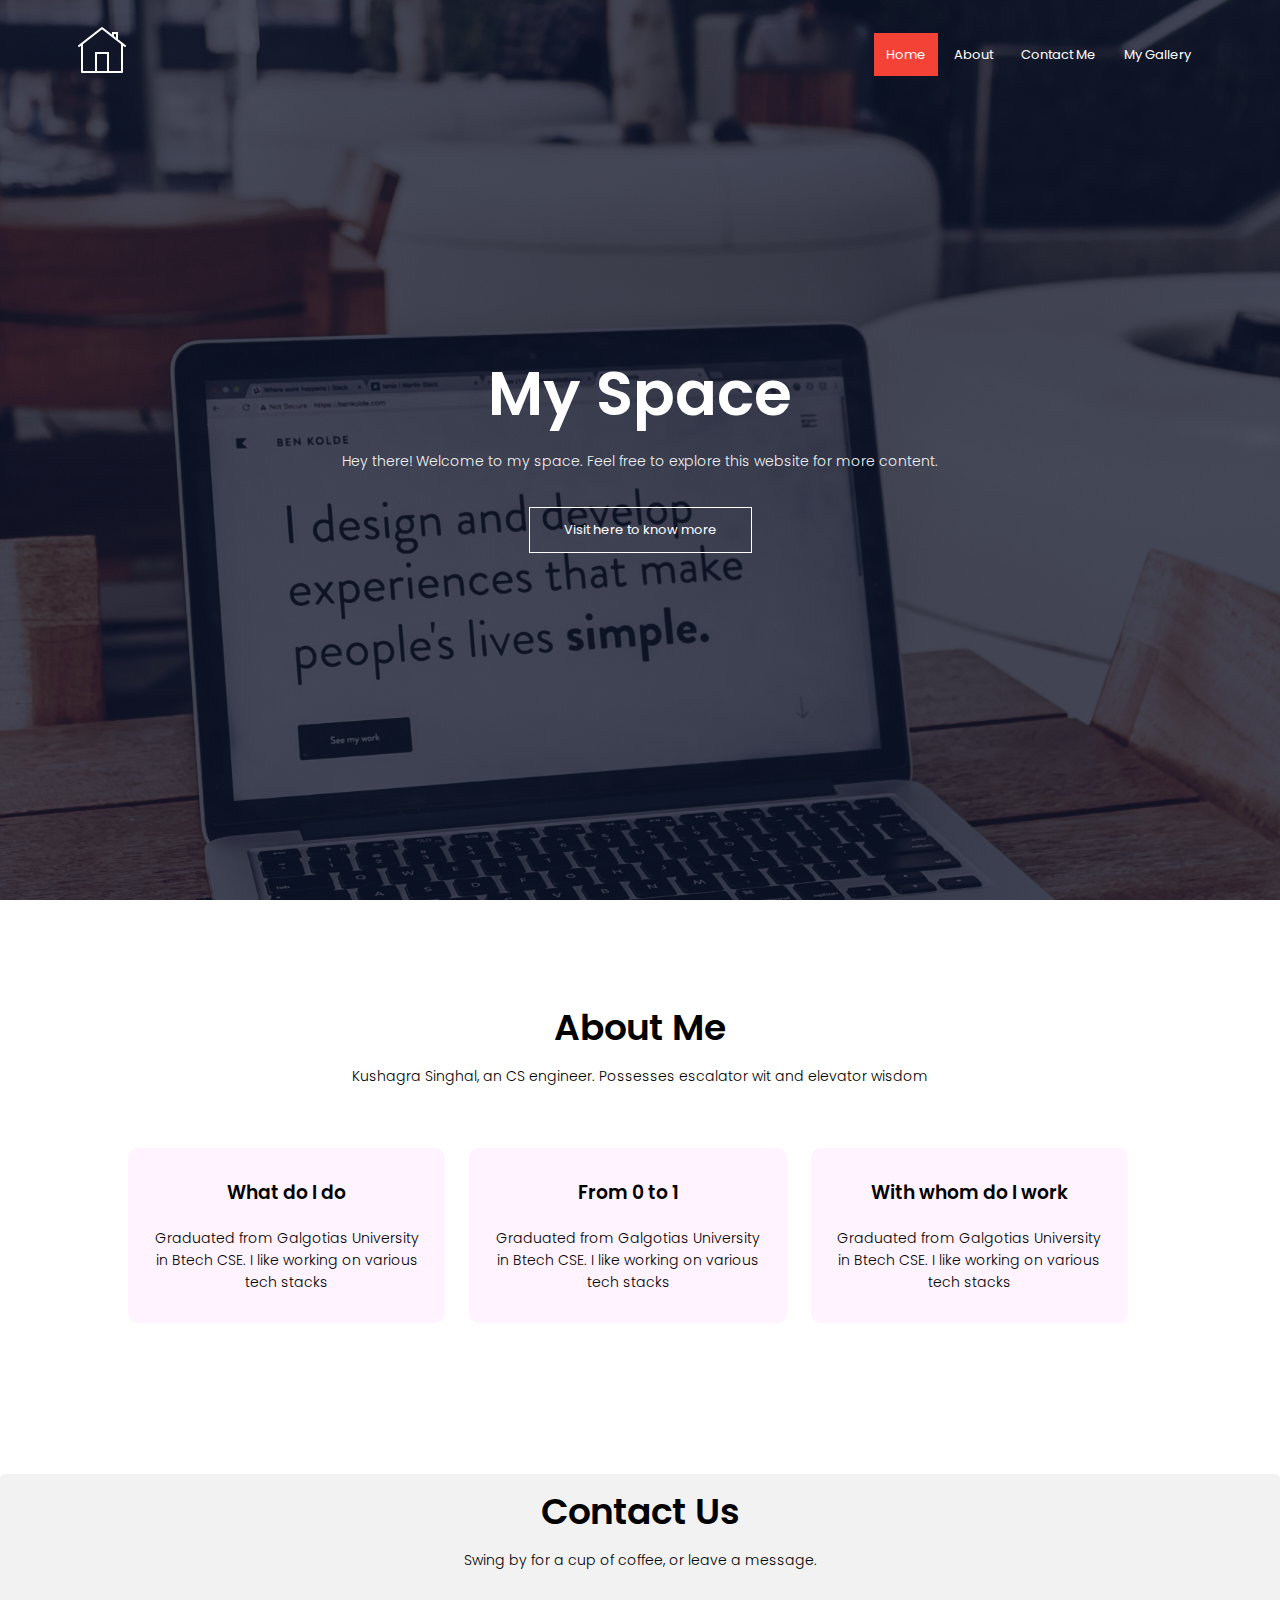
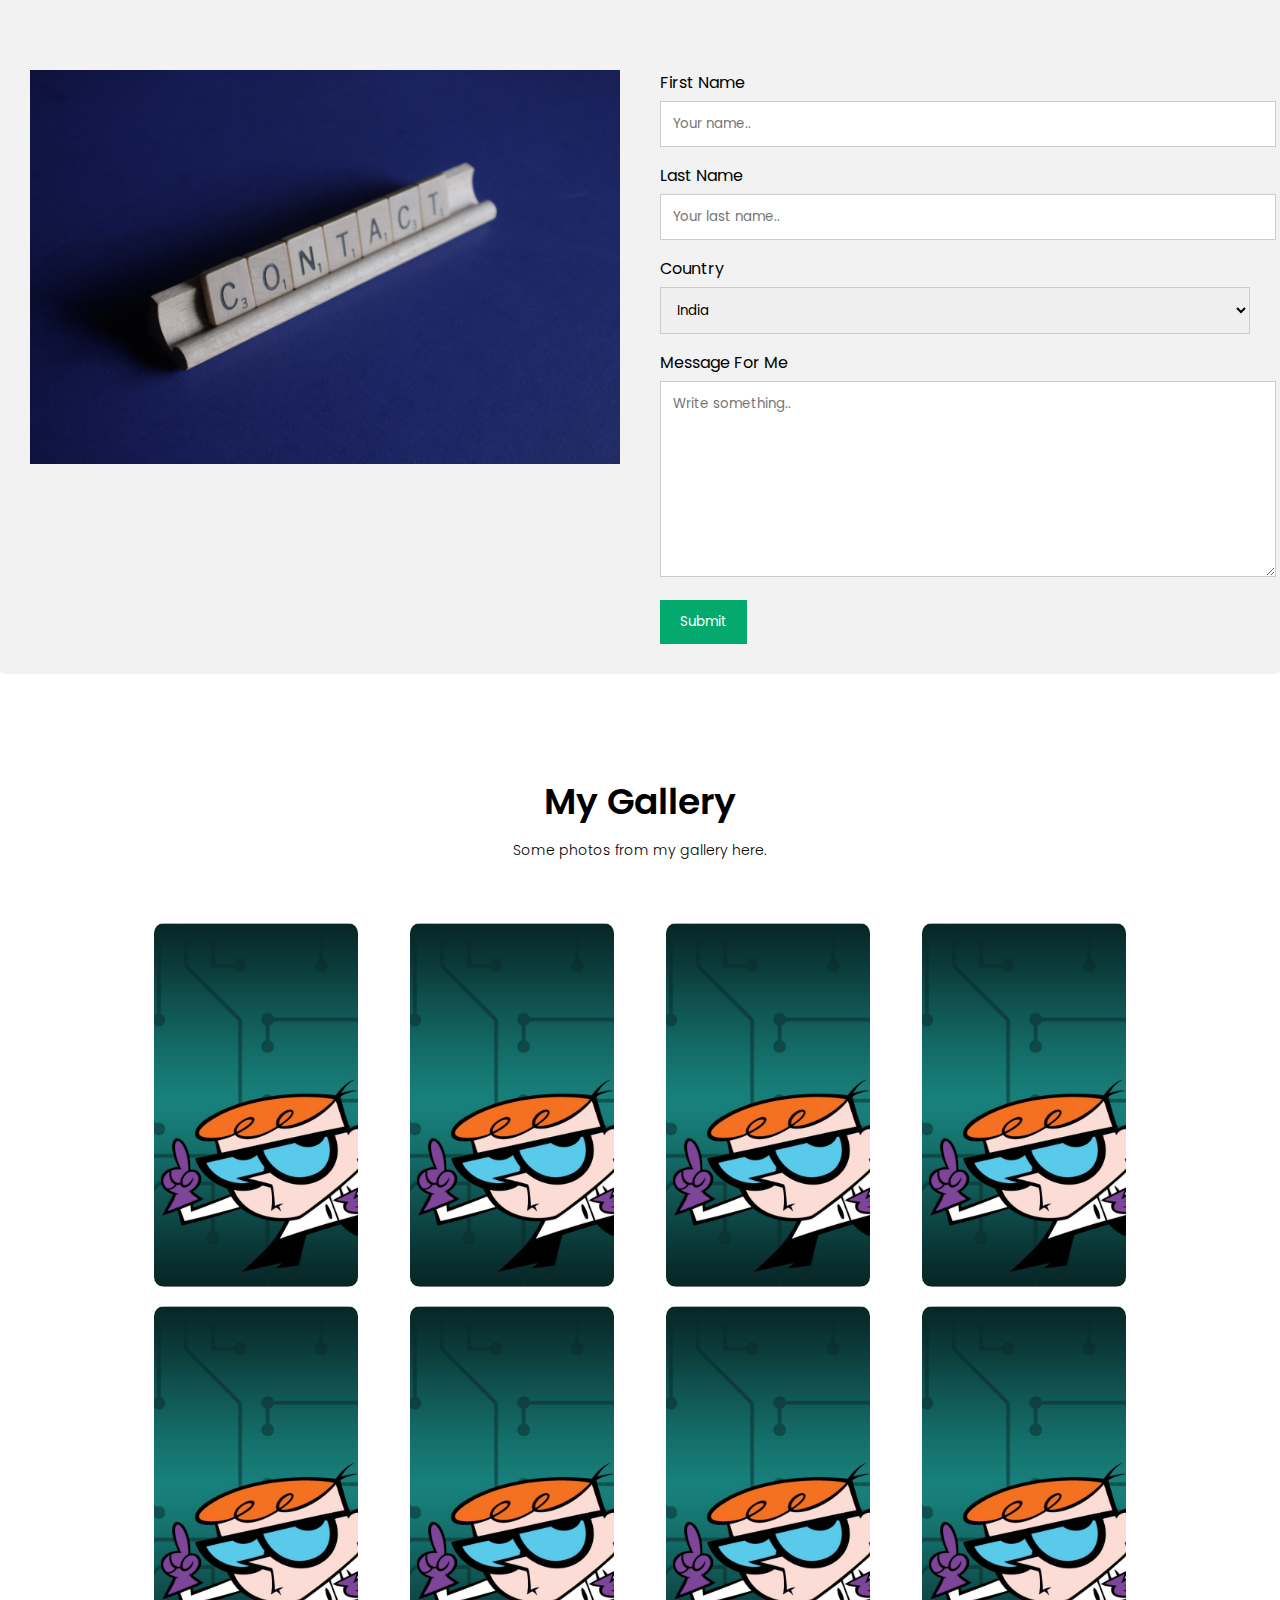
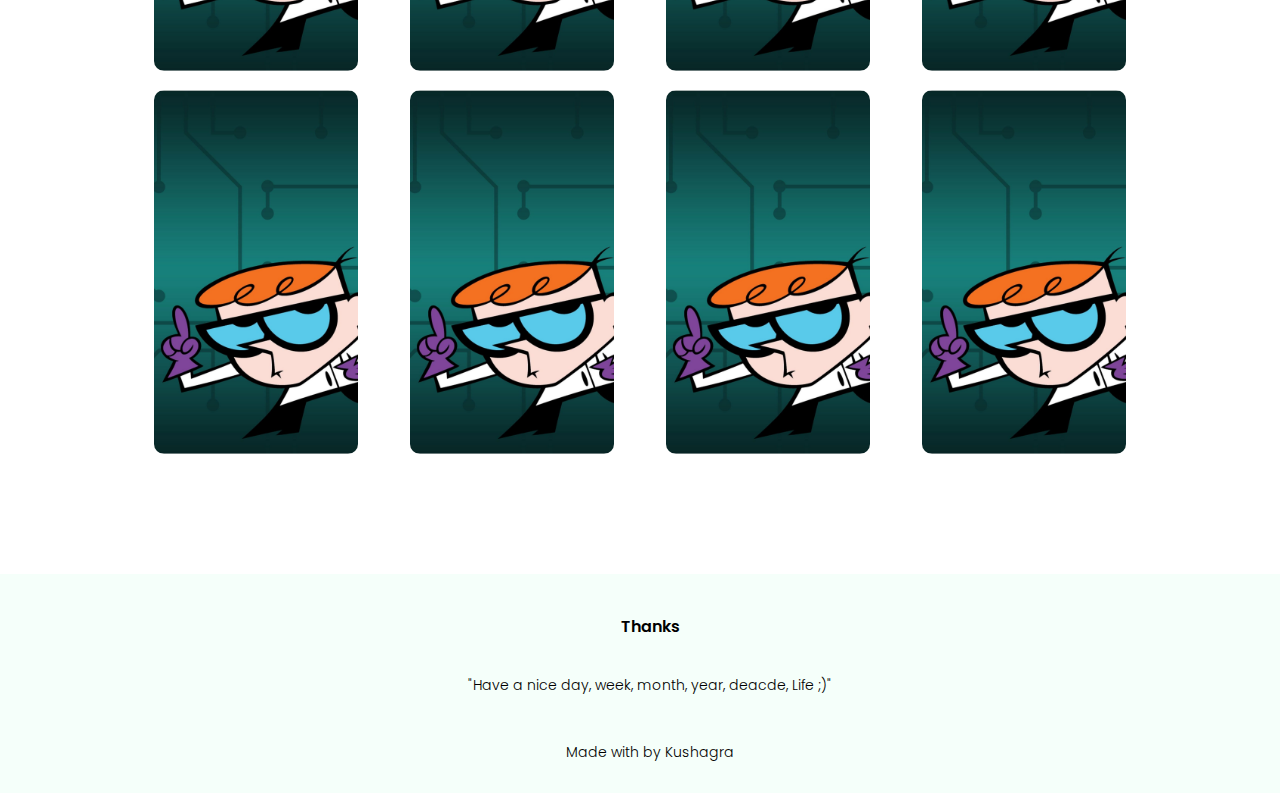
<file: index.html>
<!DOCTYPE html>
<html lang="en">
<head>
    <meta charset="UTF-8">
    <meta http-equiv="X-UA-Compatible" content="IE=edge">
    <meta name="viewport" content="width=device-width, initial-scale=1.0">
    <link rel="stylesheet" href="css/style.css">
    <link rel="preconnect" href="https://fonts.googleapis.com">
    <link href="https://fonts.googleapis.com/css2?family=Poppins:wght@100;200;300;400;600;700&family=Space+Mono&display=swap" rel="stylesheet">
    <link rel="stylesheet" href="https://pro.fontawesome.com/releases/v5.10.0/css/all.css" integrity="sha384-AYmEC3Yw5cVb3ZcuHtOA93w35dYTsvhLPVnYs9eStHfGJvOvKxVfELGroGkvsg+p" crossorigin="anonymous"/>


    <title>Personal Website</title>
</head>
<title>Personal Website Design</title>
<body>

<section class="header">
    <nav>
        <a href="#"><img src="images/icons8-home-50.png"></a>
        <div class="nav-links" id="navLinks">
            <i class="fas fa-times" onclick="hideMenu()"></i>
            <ul>
                <li class="active"><a href="#">Home</a></li>
                <li><a href="about.html">About</a></li>
                <li><a href="contact.html">Contact Me</a></li>
                <li><a href="gallery.html">My Gallery</a></li>
            </ul>
        </div>
        <i class="fas fa-bars" onclick="showMenu()"></i>
    </nav>
<div class="text-box">
    <h1>My Space</h1>
    <p>Hey there! Welcome to my space. Feel free to explore this website for more content.</p>
    <br>

    <a href="about.html" class="hero-btn">Visit here to know more</a>
</div>

</section>

<!--------About Me--------->
<section class="about">
    <h1>About Me</h1>
    <p>Kushagra Singhal, an CS engineer.
    Possesses escalator wit and elevator wisdom </p>

    <div class="row">
        <div class="about-col">
            <!-- <img src="./images/dexter1.jpg"> -->
            <div>
            <h3>What do I do</h3>
            <p>Graduated from Galgotias University in Btech CSE. I like working on various tech stacks</p>
            </div>
        </div>
        <div class="about-col">
            <h3>From 0 to 1</h3>
            <p>Graduated from Galgotias University in Btech CSE. I like working on various tech stacks</p>
        </div>
        <div class="about-col">
            <h3>With whom do I work</h3>
            <p>Graduated from Galgotias University in Btech CSE. I like working on various tech stacks</p>
        </div>
        
    </div>

</section>

<!------------Contact Me------------ -->

<div class="container">
    <div style="text-align:center">
      <h1>Contact Us</h1>
      <p>Swing by for a cup of coffee, or leave a message.</p>
    </div>
    <div class="row">
      <div class="column">
        <img src="./images/contactme.jpg" style="width:100%">
      </div>
      <div class="column">
        <form action="/action_page.php">
          <label for="fname">First Name</label>
          <input type="text" id="fname" name="firstname" placeholder="Your name..">
          <label for="lname">Last Name</label>
          <input type="text" id="lname" name="lastname" placeholder="Your last name..">
          <label for="country">Country</label>
          <select id="country" name="country">
            <option value="australia">India</option>
            <option value="canada">USA</option>
            <option value="usa">Others</option>
          </select>
          <label for="subject">Message For Me</label>
          <textarea id="subject" name="subject" placeholder="Write something.." style="height:170px"></textarea>
          <input type="submit" value="Submit">
        </form>
      </div>
    </div>
  </div>

<!------Gallery-------->

<section class="gallery">
    <h1>My Gallery</h1>
    <p>Some photos from my gallery here.</p>

    <div class="row">
        <div>
        <div class="gallery-col">
            <img src="./images/dexter1.jpg">
            <!-- <h3>Dexter</h3> -->
        </div>
        <div class="gallery-col">
            <img src="./images/dexter1.jpg">
            <!-- <h3>Dexter</h3> -->
        </div>
        <div class="gallery-col">
            <img src="./images/dexter1.jpg">
            <!-- <h3>Dexter</h3> -->
        </div>
       </div>
    
    <div>
        <div class="gallery-col">
            <img src="./images/dexter1.jpg">
            <!-- <h3>Dexter</h3> -->
        </div>
        <div class="gallery-col">
            <img src="./images/dexter1.jpg">
            <!-- <h3>Dexter</h3> -->
        </div>
        <div class="gallery-col">
            <img src="./images/dexter1.jpg">
            <!-- <h3>Dexter</h3> -->
        </div>
    </div>
    <div>
        <div class="gallery-col">
            <img src="./images/dexter1.jpg">
            <!-- <h3>Dexter</h3> -->
        </div>
        <div class="gallery-col">
            <img src="./images/dexter1.jpg">
            <!-- <h3>Dexter</h3> -->
        </div>
        <div class="gallery-col">
            <img src="./images/dexter1.jpg">
            <!-- <h3>Dexter</h3> -->
        </div>
    </div>
    <div>
        <div class="gallery-col">
            <img src="./images/dexter1.jpg">
            <!-- <h3>Dexter</h3> -->
        </div>
        <div class="gallery-col">
            <img src="./images/dexter1.jpg">
            <!-- <h3>Dexter</h3> -->
        </div>
        <div class="gallery-col">
            <img src="./images/dexter1.jpg">
            <!-- <h3>Dexter</h3> -->
        </div>
    </div>
    </div>
</section>



<!-- ------footer-------- -->

<section class="footer">
    <h4>Thanks</h4>
    <p>"Have a nice day, week, month, year, deacde, Life ;)"</p>
    <div class="icons">
        <i class="fab fa-linkedin"></i>
        <i class="fab fa-facebook"></i>
        <i class="fab fa-github"></i>
        <i class="fab fa-twitter"></i>
        <i class="fab fa-instagram"></i>
    </div>
    <p>Made with <i class="fas fa-heart"></i> by Kushagra</p>

</section>





<!---------JavaScript for toggle menu---------->
 <script>
     
     var navLinks = document.getElementById("navLinks")

     function showMenu(){
         navLinks.style.right = "0";
     }
     function hideMenu(){
         navLinks.style.right = "-200px";
     }

 </script>
    
</body>
</html>
</file>
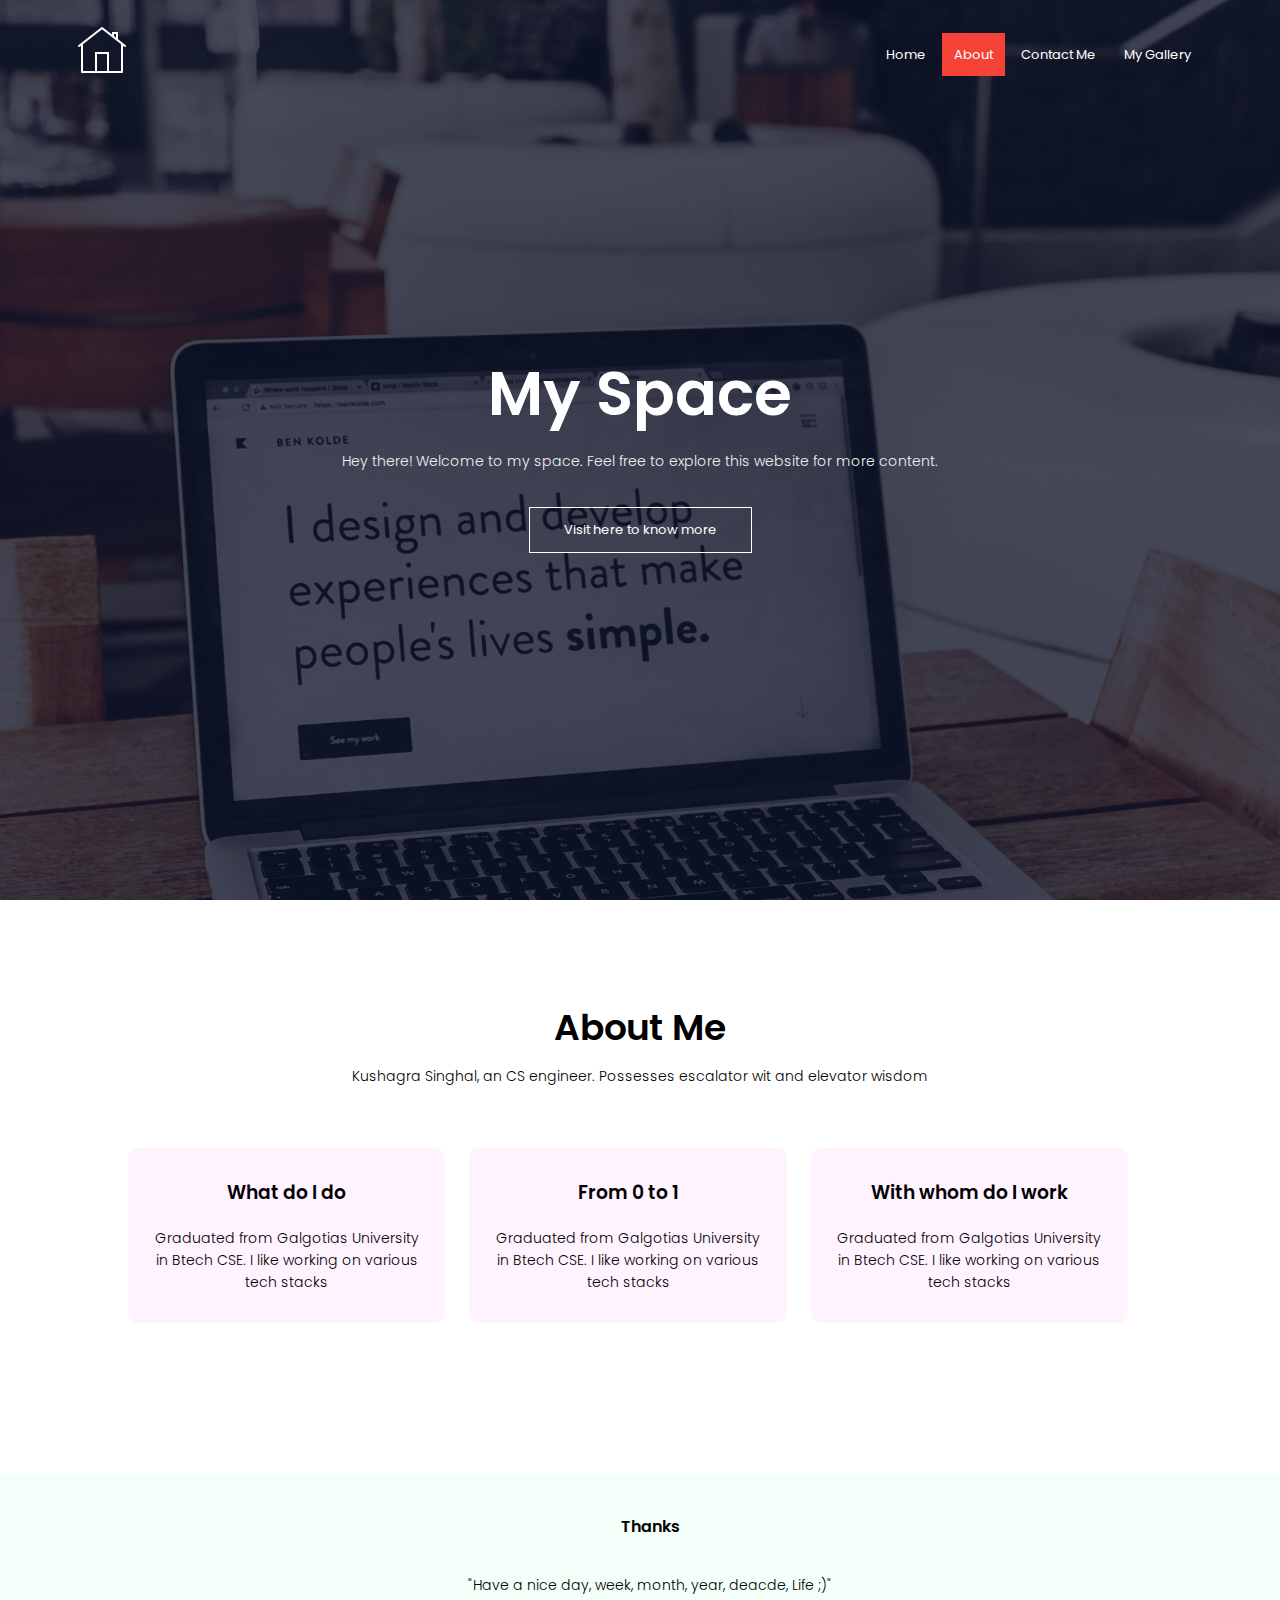
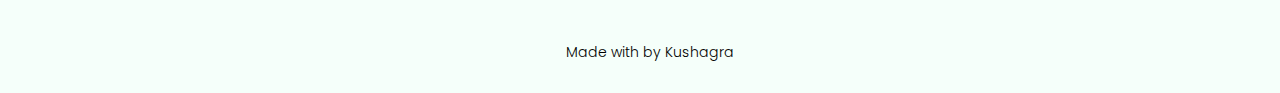
<file: about.html>
<!DOCTYPE html>
<html lang="en">
<head>
    <meta charset="UTF-8">
    <meta http-equiv="X-UA-Compatible" content="IE=edge">
    <meta name="viewport" content="width=device-width, initial-scale=1.0">
    <link rel="stylesheet" href="css/style.css">
    <link rel="preconnect" href="https://fonts.googleapis.com">
    <link href="https://fonts.googleapis.com/css2?family=Poppins:wght@100;200;300;400;600;700&family=Space+Mono&display=swap" rel="stylesheet">
    <link rel="stylesheet" href="https://pro.fontawesome.com/releases/v5.10.0/css/all.css" integrity="sha384-AYmEC3Yw5cVb3ZcuHtOA93w35dYTsvhLPVnYs9eStHfGJvOvKxVfELGroGkvsg+p" crossorigin="anonymous"/>


    <title>Personal Website</title>
</head>
<title>Personal Website Design</title>
<body>

<section class="header">
    <nav>
        <a href="index.html"><img src="images/icons8-home-50.png"></a>
        <div class="nav-links" id="navLinks">
            <i class="fas fa-times" onclick="hideMenu()"></i>
            <ul>
                <li><a href="index.html">Home</a></li>
                <li class="active"><a href="#">About</a></li>
                <li><a href="contact.html">Contact Me</a></li>
                <li><a href="gallery.html">My Gallery</a></li>
            </ul>
        </div>
        <i class="fas fa-bars" onclick="showMenu()"></i>
    </nav>
<div class="text-box">
    <h1>My Space</h1>
    <p>Hey there! Welcome to my space. Feel free to explore this website for more content.</p>
    <br>

    <a href="" class="hero-btn">Visit here to know more</a>
</div>

</section>

<!--------About Me--------->
<section class="about">
    <h1>About Me</h1>
    <p>Kushagra Singhal, an CS engineer.
    Possesses escalator wit and elevator wisdom </p>

    <div class="row">
        <div class="about-col">
            <!-- <img src="./images/dexter1.jpg"> -->
            <div>
            <h3>What do I do</h3>
            <p>Graduated from Galgotias University in Btech CSE. I like working on various tech stacks</p>
            </div>
        </div>
        <div class="about-col">
            <h3>From 0 to 1</h3>
            <p>Graduated from Galgotias University in Btech CSE. I like working on various tech stacks</p>
        </div>
        <div class="about-col">
            <h3>With whom do I work</h3>
            <p>Graduated from Galgotias University in Btech CSE. I like working on various tech stacks</p>
        </div>
        
    </div>

</section>


<!-- ------footer-------- -->

<section class="footer">
    <h4>Thanks</h4>
    <p>"Have a nice day, week, month, year, deacde, Life ;)"</p>
    <div class="icons">
        <i class="fab fa-linkedin"></i>
        <i class="fab fa-facebook"></i>
        <i class="fab fa-github"></i>
        <i class="fab fa-twitter"></i>
        <i class="fab fa-instagram"></i>
    </div>
    <p>Made with <i class="fas fa-heart"></i> by Kushagra</p>

</section>





<!---------JavaScript for toggle menu---------->
 <script>
     
     var navLinks = document.getElementById("navLinks")

     function showMenu(){
         navLinks.style.right = "0";
     }
     function hideMenu(){
         navLinks.style.right = "-200px";
     }

 </script>
    
</body>
</html>
</file>
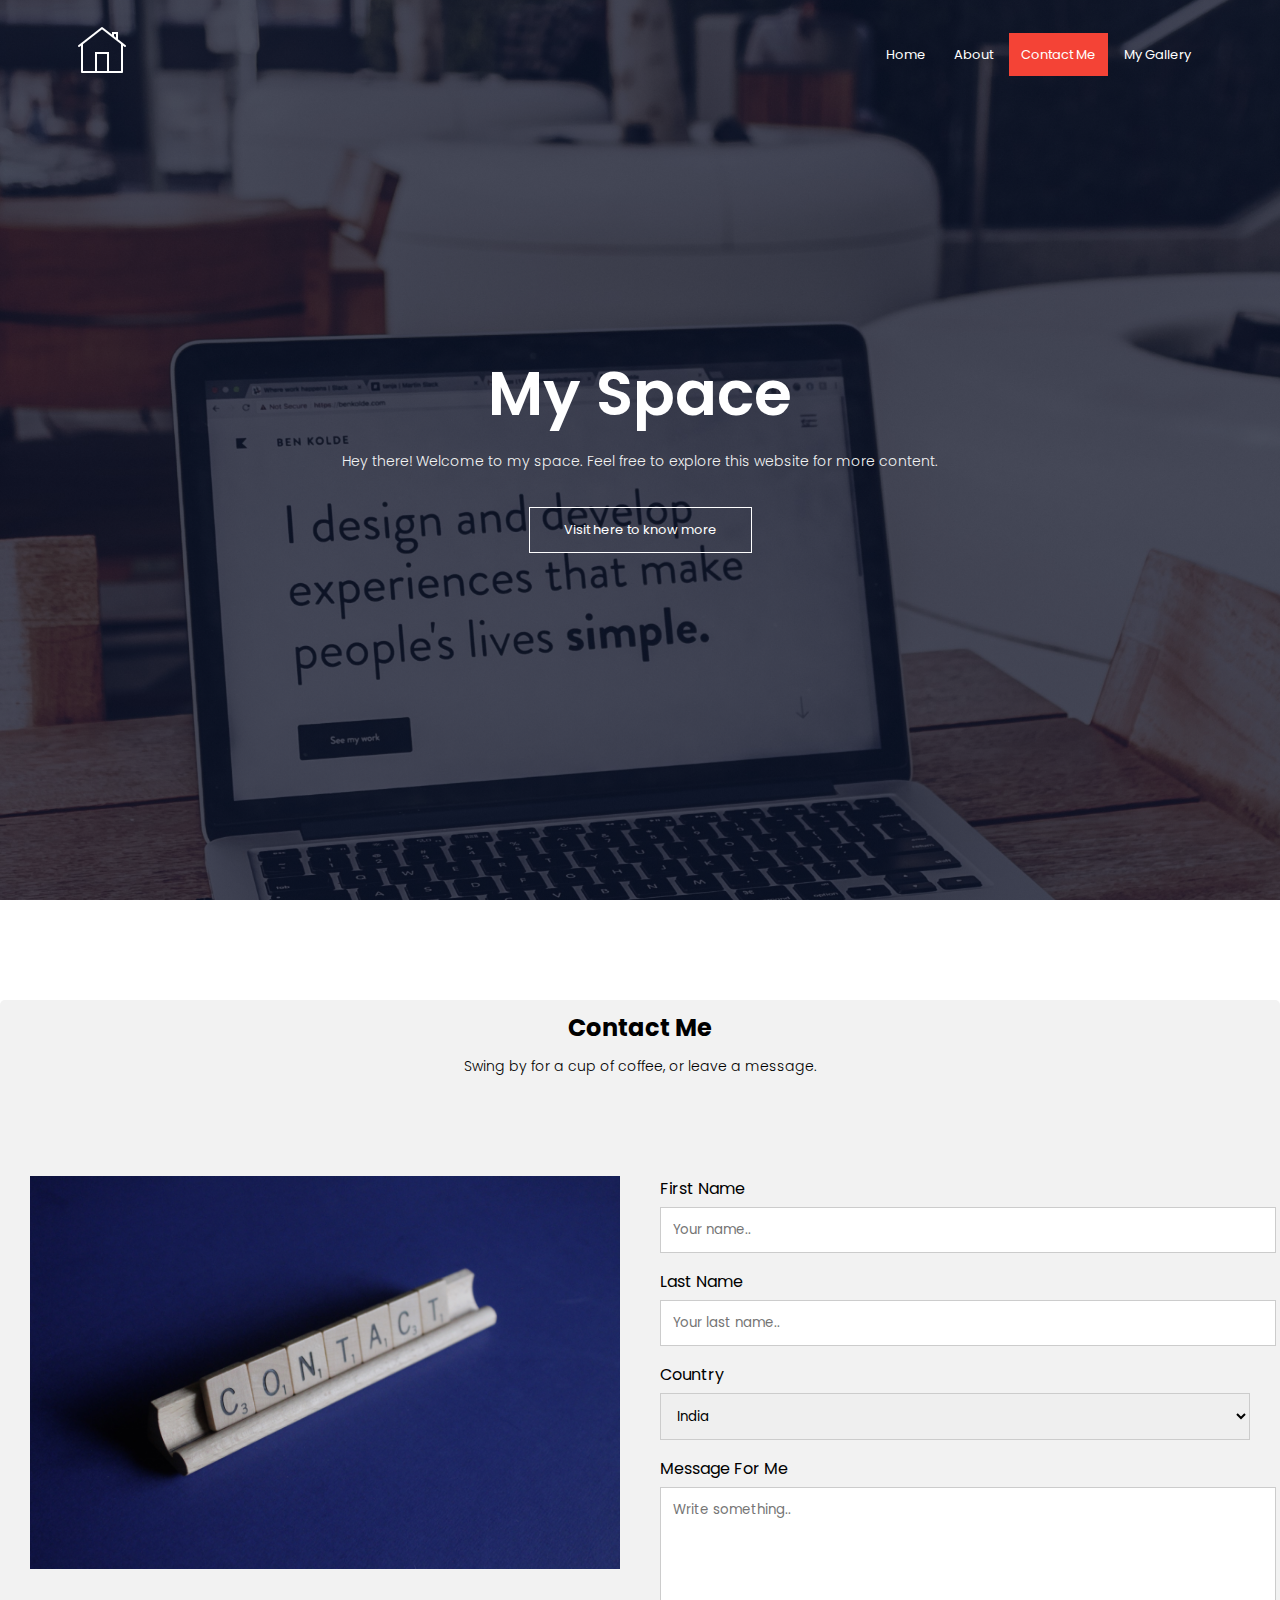
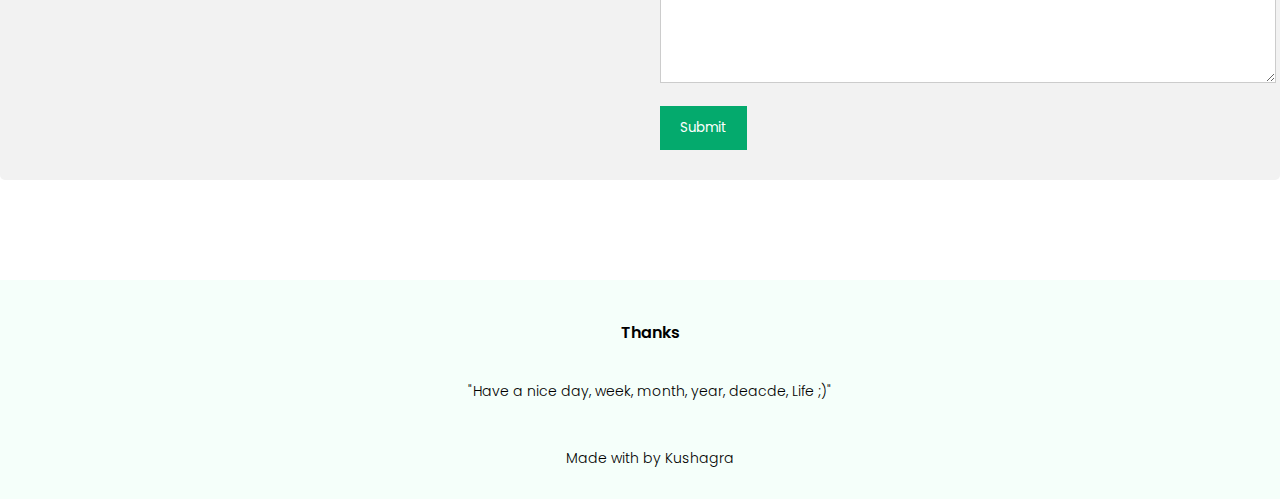
<file: contact.html>
<!DOCTYPE html>
<html lang="en">
<head>
    <meta charset="UTF-8">
    <meta http-equiv="X-UA-Compatible" content="IE=edge">
    <meta name="viewport" content="width=device-width, initial-scale=1.0">
    <link rel="stylesheet" href="css/style.css">
    <link rel="preconnect" href="https://fonts.googleapis.com">
    <link href="https://fonts.googleapis.com/css2?family=Poppins:wght@100;200;300;400;600;700&family=Space+Mono&display=swap" rel="stylesheet">
    <link rel="stylesheet" href="https://pro.fontawesome.com/releases/v5.10.0/css/all.css" integrity="sha384-AYmEC3Yw5cVb3ZcuHtOA93w35dYTsvhLPVnYs9eStHfGJvOvKxVfELGroGkvsg+p" crossorigin="anonymous"/>


    <title>Personal Website</title>
</head>
<title>Personal Website Design</title>
<body>

<section class="header">
    <nav>
        <a href="index.html"><img src="images/icons8-home-50.png"></a>
        <div class="nav-links" id="navLinks">
            <i class="fas fa-times" onclick="hideMenu()"></i>
            <ul>
                <li><a href="index.html">Home</a></li>
                <li><a href="about.html">About</a></li>
                <li class="active"><a href="#">Contact Me</a></li>
                <li><a href="gallery.html">My Gallery</a></li>
            </ul>
        </div>
        <i class="fas fa-bars" onclick="showMenu()"></i>
    </nav>
<div class="text-box">
    <h1>My Space</h1>
    <p>Hey there! Welcome to my space. Feel free to explore this website for more content.</p>
    <br>

    <a href="" class="hero-btn">Visit here to know more</a>
</div>

</section>



<!------------Contact Me------------ -->

<div class="container">
    <div style="text-align:center">
      <h2>Contact Me</h2>
      <p>Swing by for a cup of coffee, or leave a message.</p>
    </div>
    <div class="row">
      <div class="column">
        <img src="./images/contactme.jpg" style="width:100%">
      </div>
      <div class="column">
        <form action="/action_page.php">
          <label for="fname">First Name</label>
          <input type="text" id="fname" name="firstname" placeholder="Your name..">
          <label for="lname">Last Name</label>
          <input type="text" id="lname" name="lastname" placeholder="Your last name..">
          <label for="country">Country</label>
          <select id="country" name="country">
            <option value="australia">India</option>
            <option value="canada">USA</option>
            <option value="usa">Others</option>
          </select>
          <label for="subject">Message For Me</label>
          <textarea id="subject" name="subject" placeholder="Write something.." style="height:170px"></textarea>
          <input type="submit" value="Submit">
        </form>
      </div>
    </div>
  </div>

<!------Gallery-------->




<!-- ------footer-------- -->

<section class="footer">
    <h4>Thanks</h4>
    <p>"Have a nice day, week, month, year, deacde, Life ;)"</p>
    <div class="icons">
        <i class="fab fa-linkedin"></i>
        <i class="fab fa-facebook"></i>
        <i class="fab fa-github"></i>
        <i class="fab fa-twitter"></i>
        <i class="fab fa-instagram"></i>
    </div>
    <p>Made with <i class="fas fa-heart"></i> by Kushagra</p>

</section>





<!---------JavaScript for toggle menu---------->
 <script>
     
     var navLinks = document.getElementById("navLinks")

     function showMenu(){
         navLinks.style.right = "0";
     }
     function hideMenu(){
         navLinks.style.right = "-200px";
     }

 </script>
    
</body>
</html>
</file>
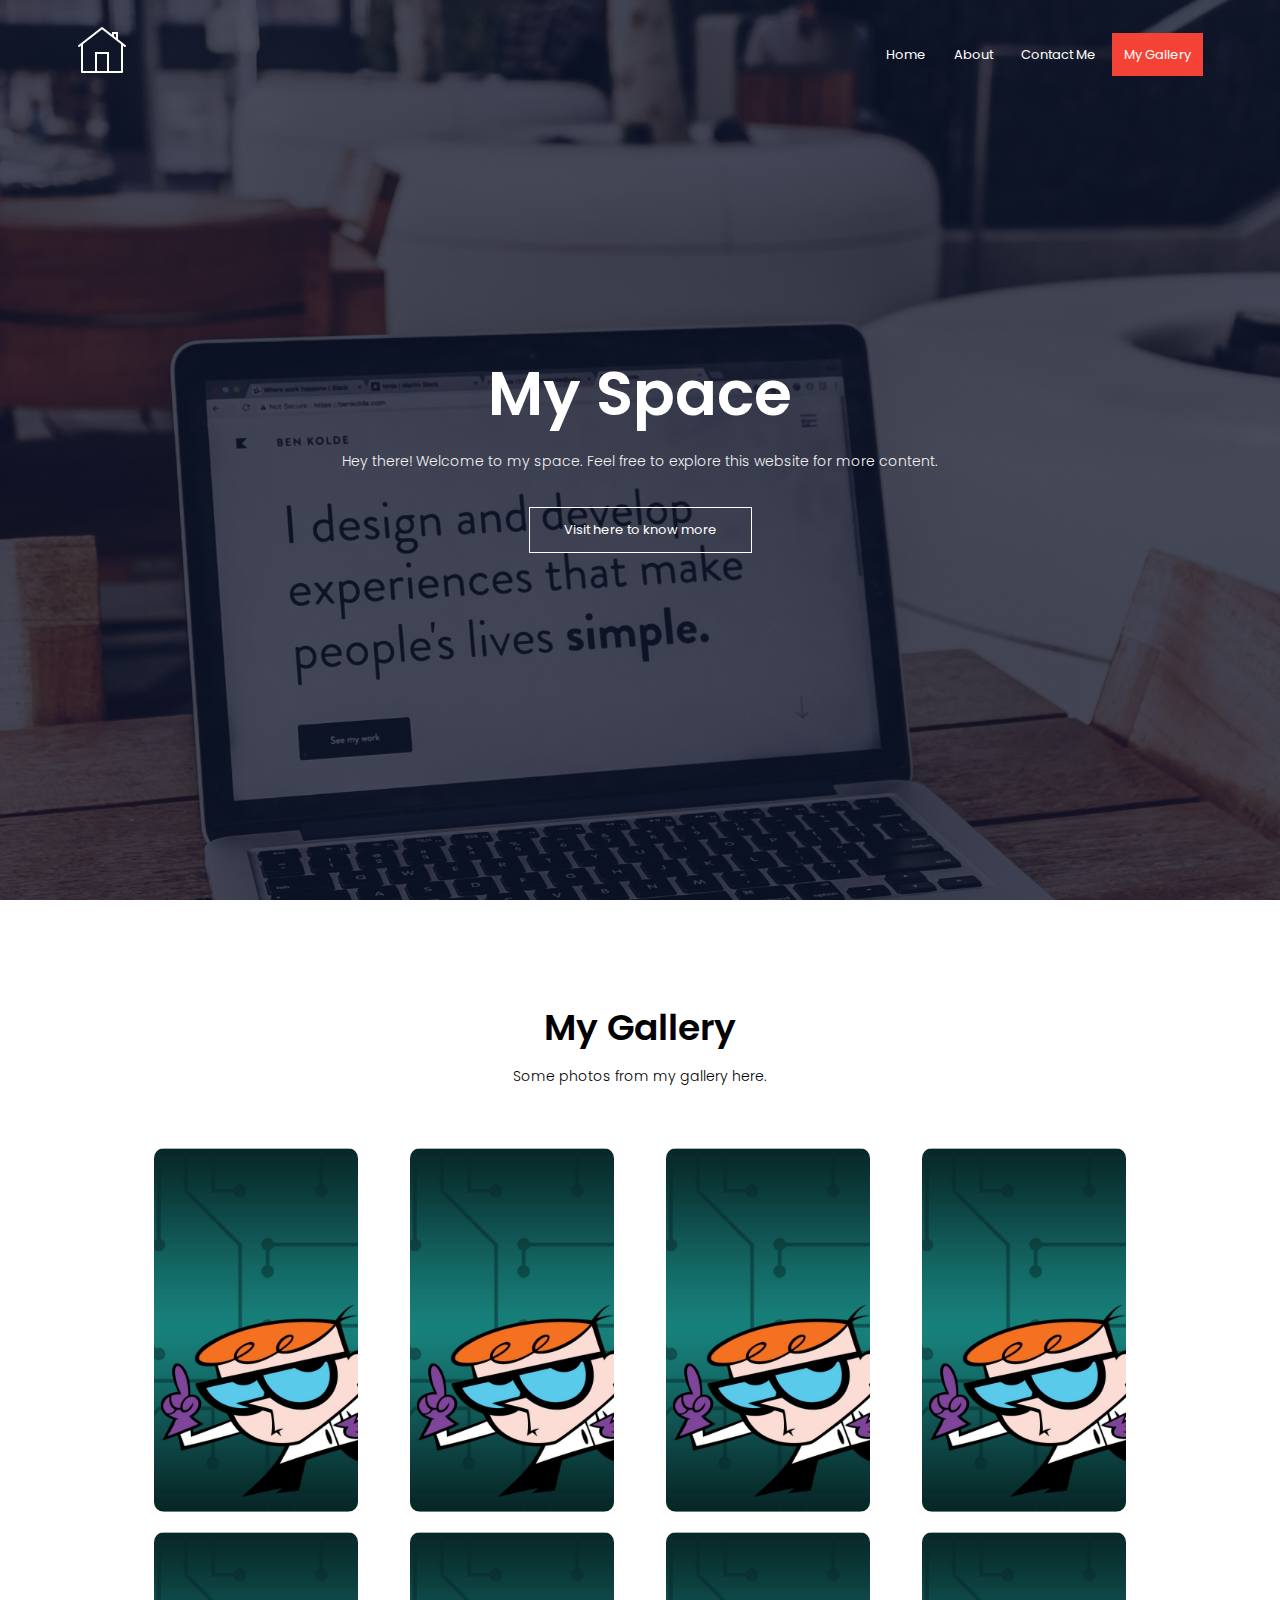
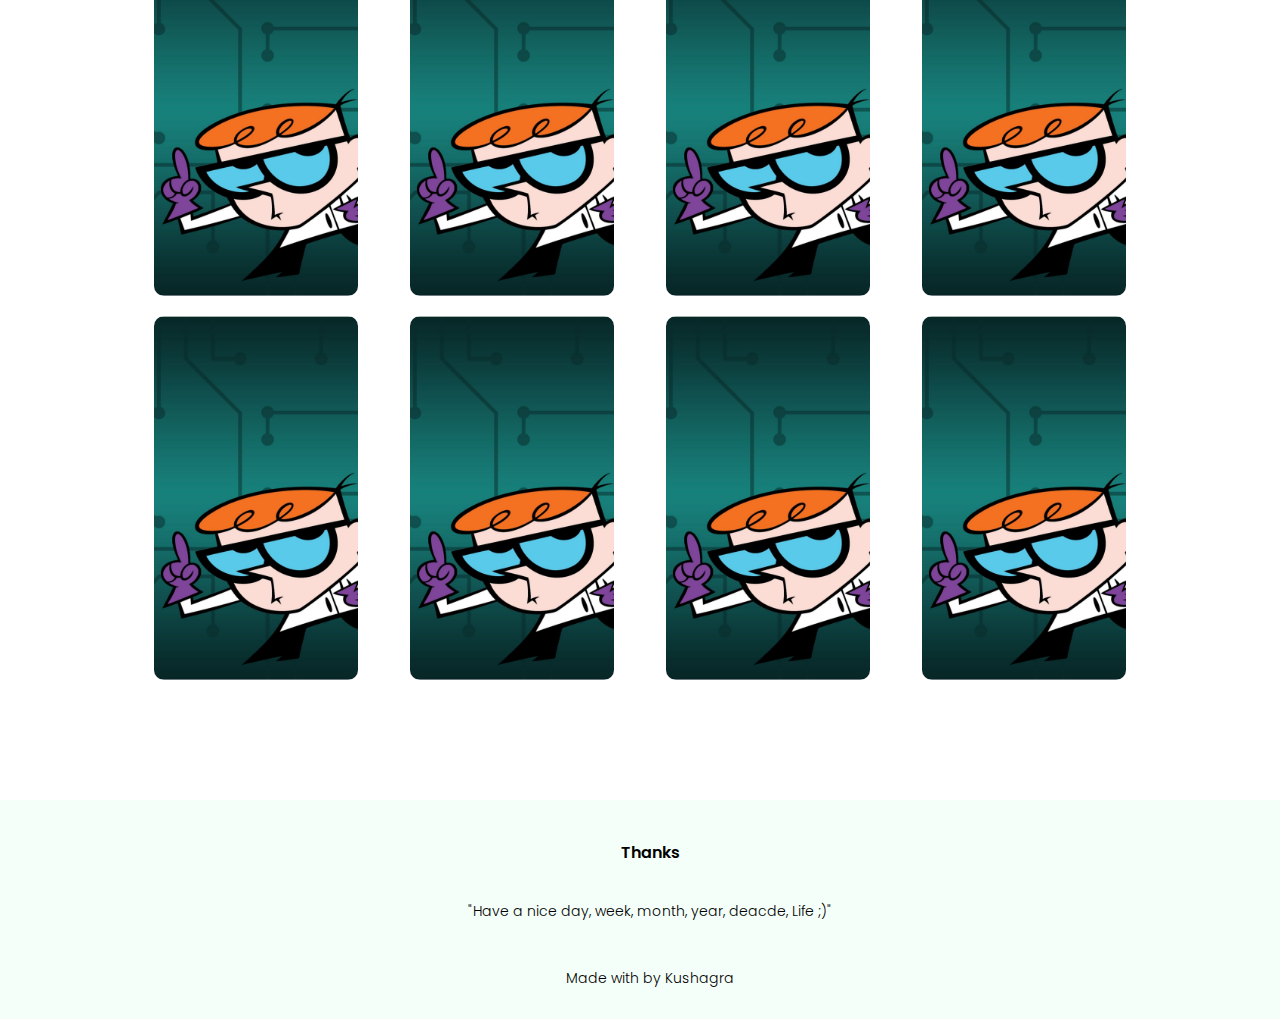
<file: gallery.html>
<!DOCTYPE html>
<html lang="en">
<head>
    <meta charset="UTF-8">
    <meta http-equiv="X-UA-Compatible" content="IE=edge">
    <meta name="viewport" content="width=device-width, initial-scale=1.0">
    <link rel="stylesheet" href="css/style.css">
    <link rel="preconnect" href="https://fonts.googleapis.com">
    <link href="https://fonts.googleapis.com/css2?family=Poppins:wght@100;200;300;400;600;700&family=Space+Mono&display=swap" rel="stylesheet">
    <link rel="stylesheet" href="https://pro.fontawesome.com/releases/v5.10.0/css/all.css" integrity="sha384-AYmEC3Yw5cVb3ZcuHtOA93w35dYTsvhLPVnYs9eStHfGJvOvKxVfELGroGkvsg+p" crossorigin="anonymous"/>


    <title>Personal Website</title>
</head>
<title>Personal Website Design</title>
<body>

<section class="header">
    <nav>
        <a href="index.html"><img src="images/icons8-home-50.png"></a>
        <div class="nav-links" id="navLinks">
            <i class="fas fa-times" onclick="hideMenu()"></i>
            <ul>
                <li><a href="index.html">Home</a></li>
                <li><a href="about.html">About</a></li>
                <li><a href="contact.html">Contact Me</a></li>
                <li class="active"><a href="#">My Gallery</a></li>
            </ul>
        </div>
        <i class="fas fa-bars" onclick="showMenu()"></i>
    </nav>
<div class="text-box">
    <h1>My Space</h1>
    <p>Hey there! Welcome to my space. Feel free to explore this website for more content.</p>
    <br>

    <a href="" class="hero-btn">Visit here to know more</a>
</div>

</section>



<!------Gallery-------->

<section class="gallery">
    <h1>My Gallery</h1>
    <p>Some photos from my gallery here.</p>

    <div class="row">
        <div>
        <div class="gallery-col">
            <img src="./images/dexter1.jpg">
            <!-- <h3>Dexter</h3> -->
        </div>
        <div class="gallery-col">
            <img src="./images/dexter1.jpg">
            <!-- <h3>Dexter</h3> -->
        </div>
        <div class="gallery-col">
            <img src="./images/dexter1.jpg">
            <!-- <h3>Dexter</h3> -->
        </div>
       </div>
    
    <div>
        <div class="gallery-col">
            <img src="./images/dexter1.jpg">
            <!-- <h3>Dexter</h3> -->
        </div>
        <div class="gallery-col">
            <img src="./images/dexter1.jpg">
            <!-- <h3>Dexter</h3> -->
        </div>
        <div class="gallery-col">
            <img src="./images/dexter1.jpg">
            <!-- <h3>Dexter</h3> -->
        </div>
    </div>
    <div>
        <div class="gallery-col">
            <img src="./images/dexter1.jpg">
            <!-- <h3>Dexter</h3> -->
        </div>
        <div class="gallery-col">
            <img src="./images/dexter1.jpg">
            <!-- <h3>Dexter</h3> -->
        </div>
        <div class="gallery-col">
            <img src="./images/dexter1.jpg">
            <!-- <h3>Dexter</h3> -->
        </div>
    </div>
    <div>
        <div class="gallery-col">
            <img src="./images/dexter1.jpg">
            <!-- <h3>Dexter</h3> -->
        </div>
        <div class="gallery-col">
            <img src="./images/dexter1.jpg">
            <!-- <h3>Dexter</h3> -->
        </div>
        <div class="gallery-col">
            <img src="./images/dexter1.jpg">
            <!-- <h3>Dexter</h3> -->
        </div>
    </div>
    </div>
</section>



<!-- ------footer-------- -->

<section class="footer">
    <h4>Thanks</h4>
    <p>"Have a nice day, week, month, year, deacde, Life ;)"</p>
    <div class="icons">
        <i class="fab fa-linkedin"></i>
        <i class="fab fa-facebook"></i>
        <i class="fab fa-github"></i>
        <i class="fab fa-twitter"></i>
        <i class="fab fa-instagram"></i>
    </div>
    <p>Made with <i class="fas fa-heart"></i> by Kushagra</p>

</section>





<!---------JavaScript for toggle menu---------->
 <script>
     
     var navLinks = document.getElementById("navLinks")

     function showMenu(){
         navLinks.style.right = "0";
     }
     function hideMenu(){
         navLinks.style.right = "-200px";
     }

 </script>
    
</body>
</html>
</file>
<file: css/style.css>
*{
    margin: 0%;
    padding: 0%;
    font-family: 'Poppins', sans-serif;

}
.header{
    min-height: 100vh;
    width: 100%;
    background-image: linear-gradient(rgba(4,9,30,0.7),rgba(4,9,30,0.7)),url('../images/ben-kolde-bs2Ba7t69mM-unsplash.jpg');
    background-position: center;
    background-size: cover;
    position: relative;
}
nav{
    display: flex;
    padding: 2% 6%;
    justify-content: space-between;
    align-items: center;
}
nav-img{
    width: 150px;
    
}
.nav-links{
    flex: 1;
    text-align: right;
    
}
.nav-links ul li{
    list-style: none;
    display: inline-block;
    padding: 8px 12px;
    position: relative;
}
.nav-links ul li a{
    color: #fff;
    text-decoration: none;
    font-size: 13px;
} 
.nav-links ul li::after{
    content: '';
    width: 0%;
    height: 2px;
    background: #f44336;
    display: block;
    margin: auto;
    transition: 0.5s;
}
.nav-links ul li:hover::after{
    width: 100%;
}
.text-box{
    width: 90%;
    color:#fff;
    position:absolute;
    top: 50%;
    left: 50%;
    transform: translate(-50%,-50%);
    text-align: center;
}
.text-box h1{
    font-size: 62px;
}
.text-box h1 p{
    margin: 10px 0 40px;
    font-size: 14px;
    color: #fff;
}
.hero-btn{
    display: inline-block;
    text-decoration: none;
    color: #fff;
    border: 1px solid #fff;
    padding: 12px 34px;
    font-size: 13px;
    background: transparent;
    position: relative;
    cursor: pointer;
}
.hero-btn:hover{
    border: 1px solid #f44336;
    background: #f44336;
    transition: 1s;
} 

nav .fas{
    display: none;
}

.active{
    background-color: #f44336;
}
.text-box p{
    color: #f2f2f2;
}

@media(max-width:700px){
    .text-box h1{
        font-size: 20px;
    }

    


    .nav-links ul li{
        display: block;
    }
    .nav-links{
        position: absolute;
        background: #f44336;
        height: 100vh;
        width: 200px;
        top: 0;
        right: -200px;
        text-align: left;
        z-index: 2;
        transition: 1s;
    }
    nav .fas{
        display: block;
        color: #fff;
        margin: 10px;
        font-size: 22px;
        cursor: pointer;
    }
    .nav-links ul{
        padding: 30px;
    }
}


/* --------About Me-------- */

.about{
    width: 80%;
    margin: auto;
    text-align: center;
    padding-top: 100px;
}
h1{
    font-size: 36px;
    font-weight: 600;
}
p{
    color: black;
    font-size: 14px;
    font-weight: 300;
    line-height: 22px;
    padding: 10px;
}

.row{
    margin-top: 5%;
    display: flex;
    justify-content: space-between;
}
.about-col{
    flex-basis: 31%;
    background: #fff3ff;
    border-radius: 10px;
    margin-bottom: 5%;
    padding: 20px 12px;
    box-sizing: border-box;
}
/* .about-col img{
    width: 100%;
    border-radius:10px ;
} */
h3{
    text-align: center;
    font-weight: 600;
    margin: 10px 0;
}
.about-col:hover{
    box-shadow: 0 0 20px 0px rgba(0, 0, 0, 2);
}




/* for making AboutMe page mobile responsive */

@media(max-width: 700px){   
    .row{
        flex-direction: column;
    }
}




/* -------ContactMe------- */




input[type=text], select, textarea {
    width: 100%;
    padding: 12px;
    border: 1px solid #ccc;
    margin-top: 6px;
    margin-bottom: 16px;
    resize: vertical;
  }
  
  input[type=submit] {
    background-color: #04AA6D;
    color: white;
    padding: 12px 20px;
    border: none;
    cursor: pointer;
  }
  
  input[type=submit]:hover {
    background-color: #45a049;
  }
  
  /* Style the container/contact section */
  .container {
    border-radius: 5px;
    background-color: #f2f2f2;
    padding: 10px;
    margin-top: 100px;
  }
  
  /* Create two columns that float next to eachother */
  .column {
    float: left;
    width: 50%;
    margin-top: 6px;
    padding: 20px;
  }
  
  /* Clear floats after the columns */
  .row:after {
    content: "";
    display: table;
    clear: both;
  }
  
  /* Responsive layout - when the screen is less than 600px wide, make the two columns stack on top of each other instead of next to each other */
  @media screen and (max-width: 600px) {
    .column, input[type=submit] {
      width: 100%;
      margin-top: 0px;
    }
  }


/* ------gallery------ */

.gallery{
    width: 80%;
    margin: auto;
    text-align: center;
    padding-top: 100px;
}

.gallery-col{
    flex-basis: 31%;
    border-radius: 10px;
    margin-bottom: 5%;
    text-align: center;
}

.gallery-col img{
    width: 80%;
    border-radius: 10px;
}




/* --------footer------- */



.footer{
    width: 100%;
    text-align: center;
    padding: 20px 10px;   
    margin-top: 100px;
    background-color: mintcream;
    }
    
    

.footer h4{
    margin-bottom: 25px;
    margin-top: 20px;
    font-weight: 600;
}
.icons .fab{
    color: #f44336;
    margin: 0 13px;
    cursor: pointer;
    padding: 18px 0;
}
.fa-heart{
    color: #f44336;
}
</file>
